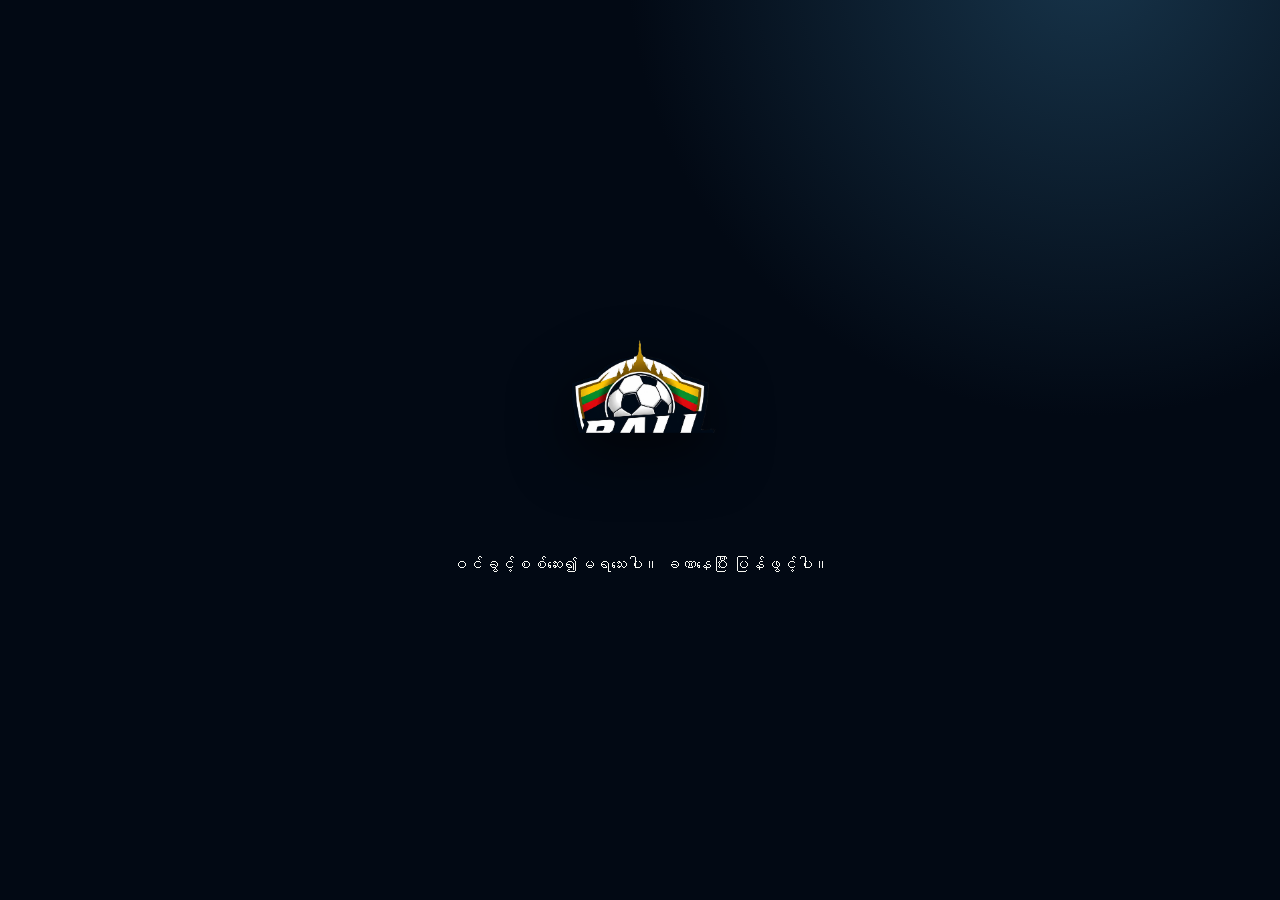
<file: index.html>
<!doctype html>
<html lang="my">
  <head>
    <meta charset="UTF-8" />
    <meta name="viewport" content="width=device-width, initial-scale=1" />
    <meta name="theme-color" content="#020914" />
    <title>Ball General Myanmar — Match Centre</title>
    <meta name="description" content="Live football fixtures and scores for Ball General Myanmar." />
    <link rel="icon" type="image/png" href="./assets/ball-general-logo.png" />
    <link rel="stylesheet" href="./styles.css" />
  </head>
  <body>
    <section id="access-gate" class="access-gate" aria-live="polite">
      <img src="./assets/ball-general-logo.png" alt="Ball General Myanmar" />
      <div id="gate-loading">Telegram account စစ်ဆေးနေပါတယ်…</div>
      <div id="gate-locked" hidden>
        <h1>Member ဝင်ခွင့်လိုအပ်ပါတယ်</h1>
        <p id="payment-text">KPay ဖြင့်ငွေလွှဲပြီး slip ကို Bot သို့ပို့ပါ။</p>
        <button id="close-mini-app" type="button">Telegram Bot သို့ပြန်မယ်</button>
      </div>
    </section>
    <div id="app-shell" hidden>
    <header class="topbar">
      <a class="brand" href="./" aria-label="Ball General Myanmar home">
        <img class="brand-logo" src="./assets/ball-general-logo.png" alt="" />
        <span><strong>BALL GENERAL</strong><small>MYANMAR</small></span>
      </a>
      <div class="live-clock"><span id="provider-dot"></span><span id="provider-state">Demo mode</span><span class="clock-separator">•</span><span id="clock">Myanmar time</span></div>
    </header>

    <main>
      <section class="intro">
        <div>
          <p class="eyebrow">BALL GENERAL TV</p>
          <h1>ဒီနေ့ ဘောလုံးပွဲများ</h1>
        </div>
        <div class="summary" aria-live="polite">
          <span><strong id="total-count">—</strong> ပွဲ</span>
          <span><strong id="live-count">—</strong> တိုက်ရိုက်</span>
        </div>
      </section>

      <section class="match-panel" aria-label="Football matches">
        <div class="controls">
          <label class="search-box"><span aria-hidden="true">⌕</span><input id="match-search" type="search" placeholder="အသင်း သို့ League ရှာရန်" autocomplete="off" /></label>
          <div class="tabs" role="tablist" aria-label="Match status">
            <button class="tab active" data-filter="all" role="tab" aria-selected="true">အားလုံး</button>
            <button class="tab" data-filter="live" role="tab" aria-selected="false">တိုက်ရိုက်</button>
            <button class="tab" data-filter="available" role="tab" aria-selected="false">ကြည့်လို့ရ</button>
            <button class="tab" data-filter="upcoming" role="tab" aria-selected="false">မကြာမီ</button>
            <button class="tab" data-filter="finished" role="tab" aria-selected="false">ပြီးဆုံး</button>
          </div>
          <div class="control-actions">
            <label class="league-select"><span class="sr-only">League ရွေးရန်</span><select id="league-filter"><option value="all">League အားလုံး</option></select></label>
            <button id="refresh" class="refresh" type="button" aria-label="ပွဲစာရင်းအသစ်ပြန်ယူရန်">↻ <span>ပြန်စစ်မယ်</span></button>
          </div>
        </div>

        <div id="notice" class="notice">ပွဲစာရင်း ရယူနေပါတယ်…</div>
        <div id="matches" class="matches" aria-live="polite"></div>
      </section>
    </main>

    <div id="player-modal" class="modal" hidden>
      <button class="modal-backdrop" data-close-player aria-label="Close video player"></button>
      <section class="player-dialog" role="dialog" aria-modal="true" aria-labelledby="player-title">
        <div class="player-top">
          <div><p id="player-league">LIVE</p><h2 id="player-title">Match stream</h2></div>
          <button class="close" data-close-player aria-label="Close video player">×</button>
        </div>
        <div id="player-stage" class="player-stage"><div class="player-message">Preparing official stream…</div></div>
      </section>
    </div>

    <footer>
      <span>Ball General Myanmar</span>
      <span>တရားဝင်ခွင့်ပြုထားသော stream များသာ</span>
    </footer>
    </div>
    <script src="https://telegram.org/js/telegram-web-app.js"></script>
    <script src="./app.js"></script>
  </body>
</html>
</file>
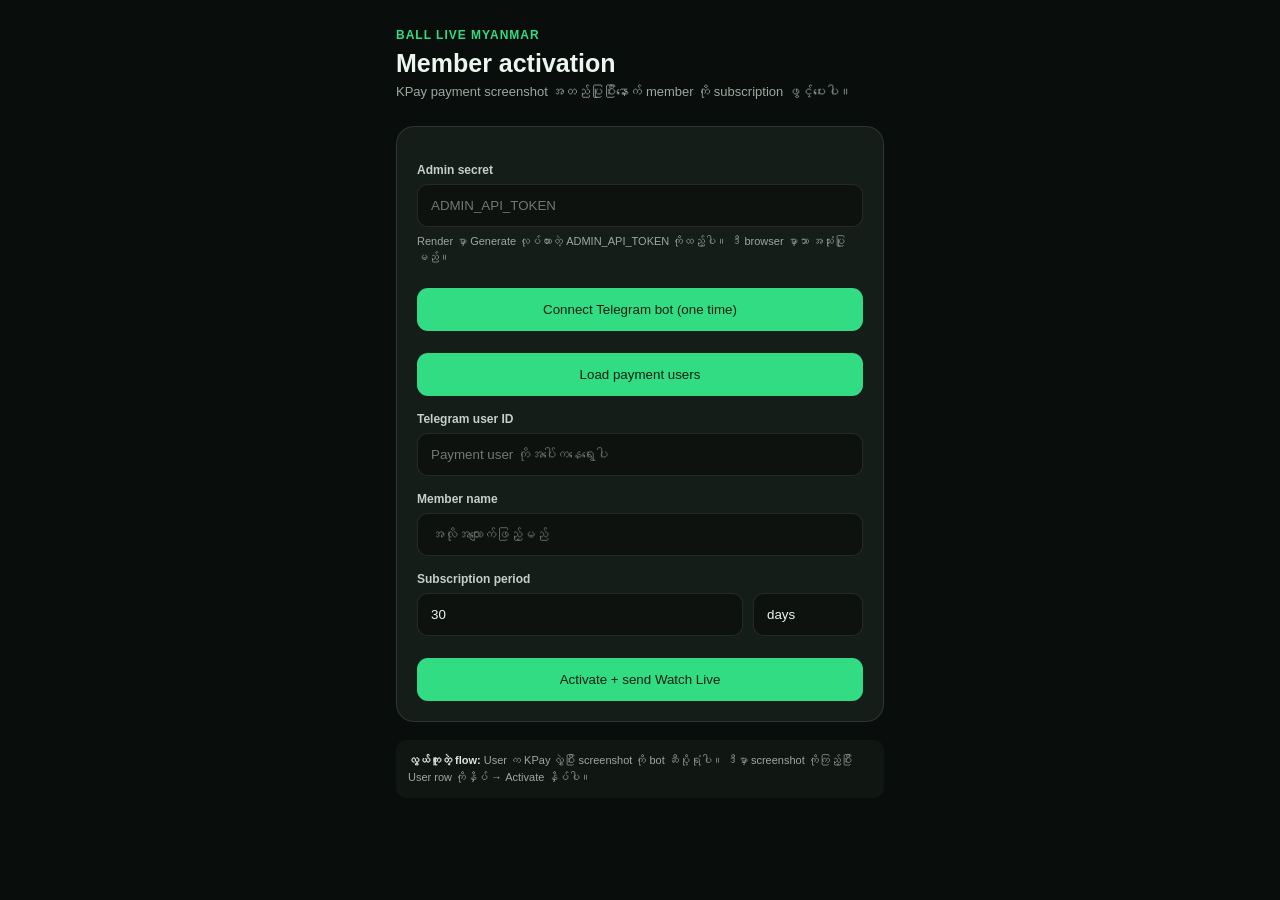
<file: admin.html>
<!DOCTYPE html>
<html lang="my">
<head>
  <meta charset="UTF-8"><meta name="viewport" content="width=device-width,initial-scale=1">
  <title>BGM Admin</title>
  <style>
    :root{--green:#31dc82;--ink:#edf5ef;--muted:#99a99f;--panel:#151d19;--line:rgba(255,255,255,.1)}*{box-sizing:border-box}body{margin:0;min-height:100vh;background:#090d0b;color:var(--ink);font-family:"Segoe UI",Arial,sans-serif}.wrap{max-width:520px;margin:auto;padding:28px 16px}.brand{color:var(--green);font-size:12px;font-weight:900;letter-spacing:1px}.title{margin:7px 0 4px;font-size:25px}.sub{margin:0;color:var(--muted);font-size:13px;line-height:1.55}.card{margin-top:24px;padding:20px;border:1px solid var(--line);border-radius:18px;background:var(--panel)}label{display:block;margin:16px 0 7px;color:#c4d0c8;font-size:12px;font-weight:700}input{width:100%;padding:13px;border:1px solid var(--line);border-radius:10px;outline:none;background:#0d120f;color:var(--ink);font:14px inherit}input:focus{border-color:var(--green)}.hint{margin:7px 0 0;color:var(--muted);font-size:11px;line-height:1.45}.row{display:grid;grid-template-columns:1fr 110px;gap:10px}.btn{width:100%;margin-top:22px;padding:14px;border:0;border-radius:11px;background:var(--green);color:#052012;font:900 14px inherit;cursor:pointer}.btn:disabled{opacity:.65}.status{display:none;margin-top:15px;padding:12px;border-radius:10px;font-size:13px;line-height:1.45}.status.ok{display:block;background:rgba(49,220,130,.12);color:#b9f4d2}.status.bad{display:block;background:rgba(255,67,90,.12);color:#ffbdc8}.note{margin-top:18px;padding:12px;border-radius:10px;background:#101713;color:var(--muted);font-size:11px;line-height:1.55}.note b{color:#dbe7de}</style>
</head>
<body><main class="wrap"><div class="brand">BALL LIVE MYANMAR</div><h1 class="title">Member activation</h1><p class="sub">KPay payment screenshot အတည်ပြုပြီးနောက် member ကို subscription ဖွင့်ပေးပါ။</p><section class="card"><form id="activate-form"><label for="admin-token">Admin secret</label><input id="admin-token" type="password" autocomplete="current-password" required placeholder="ADMIN_API_TOKEN"><p class="hint">Render မှာ Generate လုပ်ထားတဲ့ ADMIN_API_TOKEN ကိုထည့်ပါ။ ဒီ browser မှာသာ အသုံးပြုမည်။</p><button class="btn" id="connect-bot" type="button">Connect Telegram bot (one time)</button><button class="btn" id="load-users" type="button">Load payment users</button><div id="users" style="margin-top:12px"></div><label for="telegram-id">Telegram user ID</label><input id="telegram-id" inputmode="numeric" required placeholder="Payment user ကိုအပေါ်ကနေရွေးပါ"><label for="display-name">Member name</label><input id="display-name" placeholder="အလိုအလျောက်ဖြည့်မည်"><label>Subscription period</label><div class="row"><input id="days" type="number" min="1" max="366" value="30" required><input value="days" disabled></div><button class="btn" id="activate" type="submit">Activate + send Watch Live</button></form><div class="status" id="status"></div></section><p class="note"><b>လွယ်ကူတဲ့ flow:</b> User က KPay လွှဲပြီး screenshot ကို bot ဆီပို့ရုံပါ။ ဒီမှာ screenshot ကိုကြည့်ပြီး User row ကိုနှိပ် → Activate နှိပ်ပါ။</p></main><script>const form=document.getElementById('activate-form'),status=document.getElementById('status'),button=document.getElementById('activate'),token=document.getElementById('admin-token'),users=document.getElementById('users');function show(message,ok){status.className='status '+(ok?'ok':'bad');status.textContent=message}function headers(){return{'Content-Type':'application/json','Authorization':'Bearer '+token.value}}function esc(v){const e=document.createElement('span');e.textContent=v||'';return e.innerHTML}document.getElementById('connect-bot').onclick=async()=>{try{const response=await fetch('/api/admin/telegram/webhook',{method:'POST',headers:headers()});const data=await response.json();if(!response.ok)throw Error(data.error||'Connection failed');show('Bot connected.',true)}catch(error){show(error.message,false)}};document.getElementById('load-users').onclick=async()=>{try{const response=await fetch('/api/admin/payment-requests',{headers:headers()});const data=await response.json();if(!response.ok)throw Error(data.error||'Could not load users');users.innerHTML=data.length?data.map((u,i)=>`<div style="margin-top:10px;padding:12px;border:1px solid #284236;border-radius:12px"><b>${esc(u.display_name||'Telegram user')}</b> · ${esc(u.telegram_user_id)}<br><small>${u.message_type==='photo'?'📷 KPay screenshot':u.message_type==='document'?'📎 File':'💬 '+esc(u.latest_message||'')}</small>${u.file_id?`<br><button type="button" class="btn view" data-i="${i}" style="margin-top:8px">Screenshot ကြည့်မည်</button>`:''}<button type="button" class="btn pick" data-i="${i}" style="margin-top:8px">ဒီ User ကို Activate</button></div>`).join(''):'<p class="hint">Payment user မရှိသေးပါ။</p>';document.querySelectorAll('.pick').forEach(b=>b.onclick=()=>{const u=data[b.dataset.i];document.getElementById('telegram-id').value=u.telegram_user_id;document.getElementById('display-name').value=u.display_name;show('User ရွေးပြီးပါပြီ။ Screenshot စစ်ပြီး Activate နှိပ်ပါ။',true)});document.querySelectorAll('.view').forEach(b=>b.onclick=()=>{const u=data[b.dataset.i];fetch('/api/admin/payment-requests/'+encodeURIComponent(u.telegram_user_id)+'/photo?fileId='+encodeURIComponent(u.file_id),{headers:headers()}).then(r=>{if(!r.ok)throw Error('Screenshot မဖွင့်နိုင်ပါ');return r.blob()}).then(blob=>window.open(URL.createObjectURL(blob),'_blank')).catch(e=>show(e.message,false))})}catch(error){show(error.message,false)}};form.onsubmit=async event=>{event.preventDefault();button.disabled=true;button.textContent='Activating…';try{const response=await fetch('/api/admin/members/activate',{method:'POST',headers:headers(),body:JSON.stringify({telegramUserId:document.getElementById('telegram-id').value.trim(),displayName:document.getElementById('display-name').value.trim(),days:Number(document.getElementById('days').value)})});const data=await response.json();if(!response.ok)throw Error(data.error||'Activation failed');show('Activated! '+data.delivery,true);document.getElementById('telegram-id').value='';document.getElementById('display-name').value=''}catch(error){show(error.message||'Activation failed',false)}finally{button.disabled=false;button.textContent='Activate + send Watch Live'}}</script></body></html>
</file>
<file: styles.css>
:root {
  color-scheme: dark;
  --bg: #020914;
  --panel: #071321;
  --line: #26344a;
  --text: #f7f7f2;
  --muted: #a5afbd;
  --lime: #f2c230;
  --orange: #e8202f;
  font-family: Inter, ui-sans-serif, system-ui, -apple-system, BlinkMacSystemFont, "Segoe UI", sans-serif;
}

* { box-sizing: border-box; }
body { margin: 0; min-height: 100vh; background: radial-gradient(circle at 85% -5%, #17344a 0, transparent 32%), var(--bg); color: var(--text); }
button, a { font: inherit; }
.access-gate { min-height: 100vh; display: grid; place-content: center; justify-items: center; gap: 18px; padding: 28px; text-align: center; }
.access-gate[hidden] { display: none; }
.access-gate img { width: min(210px, 52vw); height: auto; filter: drop-shadow(0 18px 30px #000a); }
.access-gate h1 { font-size: clamp(24px, 6vw, 38px); }
.access-gate p { max-width: 420px; color: var(--muted); line-height: 1.7; }
.access-gate button { min-height: 48px; padding: 12px 20px; border: 0; border-radius: 999px; background: var(--lime); color: #071321; font-weight: 800; cursor: pointer; }
.topbar { height: 82px; padding: 0 clamp(20px, 5vw, 72px); display: flex; align-items: center; justify-content: space-between; border-bottom: 1px solid var(--line); }
.brand { color: inherit; text-decoration: none; display: flex; align-items: center; gap: 12px; }
.brand-logo { width: 62px; height: 62px; object-fit: contain; filter: drop-shadow(0 7px 14px #0009); }
.brand strong, .brand small { display: block; line-height: 1.02; letter-spacing: .08em; }
.brand small { margin-top: 5px; color: var(--muted); font-size: 11px; }
.live-clock { display: flex; align-items: center; gap: 9px; color: var(--muted); font-size: 14px; }
.live-clock > span:first-child { width: 8px; height: 8px; border-radius: 50%; background: #707b8a; box-shadow: 0 0 0 5px #ffffff10; }
.live-clock.connected > span:first-child { background: #00a651; box-shadow: 0 0 0 5px #00a65120; }
.clock-separator { color: #536072; }
main { width: min(1180px, calc(100% - 40px)); margin: 0 auto; }
.intro { padding: 38px 0 26px; display: flex; align-items: end; justify-content: space-between; gap: 40px; }
.eyebrow { margin: 0 0 12px; color: var(--lime); font-size: 13px; font-weight: 800; letter-spacing: .18em; }
h1 { margin: 0; font-size: clamp(30px, 4.5vw, 50px); line-height: 1.2; letter-spacing: -.035em; }
h1 em { color: var(--lime); font-style: normal; }
.summary { display: flex; gap: 28px; padding-bottom: 7px; color: var(--muted); font-size: 14px; white-space: nowrap; }
.summary strong { color: var(--text); font-size: 23px; margin-right: 5px; }
.match-panel { border-top: 1px solid var(--line); }
.controls { position: sticky; top: 0; z-index: 8; min-height: 78px; display: grid; grid-template-columns: minmax(220px, 1fr) auto auto; align-items: center; gap: 12px; background: #020914ea; backdrop-filter: blur(14px); }
.search-box { height: 40px; display: flex; align-items: center; gap: 8px; padding: 0 12px; border: 1px solid var(--line); border-radius: 11px; background: #071321; color: var(--muted); }
.search-box:focus-within { border-color: #b89522; box-shadow: 0 0 0 3px #f2c23014; }
.search-box input { width: 100%; border: 0; outline: 0; color: var(--text); background: transparent; font-size: 15px; }
.search-box input::placeholder { color: #778394; }
.control-actions { display: flex; align-items: center; gap: 8px; }
.league-select select { min-width: 190px; max-width: 280px; padding: 10px 34px 10px 14px; border: 1px solid var(--line); border-radius: 999px; color: var(--text); background: #071321; cursor: pointer; }
.sr-only { position: absolute; width: 1px; height: 1px; padding: 0; margin: -1px; overflow: hidden; clip: rect(0, 0, 0, 0); white-space: nowrap; border: 0; }
.tabs { display: flex; gap: 5px; overflow-x: auto; }
.tab, .refresh { min-height: 40px; color: var(--muted); background: transparent; border: 1px solid transparent; border-radius: 999px; padding: 8px 12px; font-size: 14px; line-height: 1.35; white-space: nowrap; cursor: pointer; }
.tab:hover, .refresh:hover { color: var(--text); border-color: var(--line); }
.tab.active { background: var(--lime); color: #071321; font-weight: 750; }
.refresh { border-color: var(--line); }
.notice { padding: 42px 0; color: var(--muted); }
.matches { display: grid; grid-template-columns: repeat(2, minmax(0, 1fr)); gap: 12px; }
.league-group { grid-column: 1 / -1; display: grid; grid-template-columns: repeat(2, minmax(0, 1fr)); gap: 12px; margin-bottom: 22px; }
.league-title { grid-column: 1 / -1; display: flex; align-items: center; gap: 12px; margin: 20px 0 2px; font-size: 18px; letter-spacing: -.02em; }
.league-title::after { content: ""; height: 1px; flex: 1; background: var(--line); }
.league-title span { color: var(--muted); font-size: 13px; font-weight: 500; }
.match { position: relative; overflow: hidden; min-height: 216px; padding: 22px; border: 1px solid var(--line); background: linear-gradient(145deg, #0a1929, #050e19); border-radius: 18px; transition: border-color .2s ease, transform .2s ease; }
.match:hover { border-color: #75652e; transform: translateY(-2px); }
.match::after { content: attr(data-index); position: absolute; right: -4px; bottom: -26px; font-size: 96px; font-weight: 900; color: #ffffff07; }
.match-head { display: flex; justify-content: space-between; gap: 16px; color: var(--muted); font-size: 13px; }
.match-head strong { color: var(--text); font-size: 12px; letter-spacing: .06em; text-transform: uppercase; overflow: hidden; text-overflow: ellipsis; white-space: nowrap; }
.status { color: var(--muted); }
.status.live { color: var(--orange); font-weight: 800; }
.availability { display: inline-flex; align-items: center; gap: 6px; margin-top: 12px; color: var(--muted); font-size: 12px; font-weight: 800; letter-spacing: .06em; }
.availability::before { content: ""; width: 7px; height: 7px; border-radius: 50%; background: #6f7a89; }
.availability.yes { color: #16b866; }
.availability.yes::before { background: #00a651; box-shadow: 0 0 0 4px #00a65120; }
.availability.no { color: #f06a74; }
.availability.no::before { background: var(--orange); }
.teams { margin-top: 25px; display: grid; grid-template-columns: 1fr auto 1fr; align-items: center; gap: 12px; }
.team { display: flex; align-items: center; gap: 11px; min-width: 0; font-weight: 720; }
.team.away { flex-direction: row-reverse; text-align: right; }
.team img { width: 42px; height: 42px; border-radius: 50%; object-fit: contain; background: #fff; padding: 4px; flex: 0 0 auto; }
.team span { overflow: hidden; text-overflow: ellipsis; }
.score { min-width: 70px; text-align: center; }
.score strong { display: block; font-size: 22px; letter-spacing: -.03em; }
.score small { color: var(--muted); font-size: 12px; }
.watch { position: relative; z-index: 1; width: 100%; min-height: 46px; margin-top: 24px; padding: 11px 16px; border: 1px solid #384960; border-radius: 11px; background: #101e30; color: var(--text); font-weight: 750; cursor: pointer; }
.watch:hover { background: var(--lime); color: #071321; border-color: var(--lime); }
.watch:disabled { cursor: not-allowed; color: #748093; background: #0a1421; border-color: var(--line); }
.empty { grid-column: 1 / -1; padding: 70px 20px; text-align: center; color: var(--muted); border: 1px dashed var(--line); border-radius: 18px; }
.modal[hidden] { display: none; }
.modal { position: fixed; inset: 0; z-index: 20; display: grid; place-items: center; padding: 20px; }
.modal-backdrop { position: absolute; inset: 0; border: 0; background: #01050cdf; backdrop-filter: blur(12px); }
.player-dialog { position: relative; width: min(1000px, 100%); overflow: hidden; border: 1px solid #384960; border-radius: 22px; background: #050d18; box-shadow: 0 30px 100px #000; }
.player-top { padding: 18px 20px; display: flex; align-items: center; justify-content: space-between; }
.player-top p { margin: 0 0 3px; color: var(--lime); font-size: 12px; font-weight: 800; letter-spacing: .14em; }
.player-top h2 { margin: 0; font-size: 20px; }
.close { width: 42px; height: 42px; border-radius: 50%; border: 1px solid var(--line); color: var(--text); background: transparent; font-size: 26px; cursor: pointer; }
.player-stage { aspect-ratio: 16 / 9; display: grid; place-items: center; background: #01040a; }
.player-stage video, .player-stage iframe { width: 100%; height: 100%; border: 0; }
.player-message { max-width: 480px; padding: 24px; text-align: center; color: var(--muted); line-height: 1.6; }
footer { width: min(1180px, calc(100% - 40px)); margin: 70px auto 0; padding: 24px 0 40px; border-top: 1px solid var(--line); display: flex; justify-content: space-between; color: var(--muted); font-size: 13px; }
.admin-page { min-height: 100vh; display: grid; place-content: center; justify-items: center; gap: 20px; padding: 24px; }
.admin-logo { width: 120px; height: 120px; object-fit: contain; }
.admin-card { width: min(460px, calc(100vw - 40px)); padding: 28px; border: 1px solid var(--line); border-radius: 20px; background: var(--panel); }
.admin-card form { display: grid; gap: 16px; margin-top: 26px; }
.admin-card label { display: grid; gap: 8px; color: var(--muted); font-size: 14px; }
.admin-card input { min-height: 46px; padding: 10px 12px; border: 1px solid var(--line); border-radius: 10px; background: var(--bg); color: var(--text); font: inherit; }
.admin-result { min-height: 24px; color: var(--muted); line-height: 1.6; }
@media (max-width: 1100px) {
  .controls { grid-template-columns: minmax(220px, 1fr) auto; padding: 12px 0; }
  .search-box { grid-column: 1 / -1; }
  .tabs { min-width: 0; }
  .control-actions { justify-self: end; }
}
@media (max-width: 760px) {
  .topbar { height: 72px; }
  .brand-logo { width: 52px; height: 52px; }
  .live-clock { display: none; }
  .intro { padding-top: 42px; display: block; }
  .summary { margin-top: 28px; }
  .controls { top: 0; grid-template-columns: 1fr; align-items: stretch; padding: 14px 0; }
  .tabs { order: 2; }
  .tab, .refresh { min-height: 38px; padding: 7px 11px; font-size: 13px; }
  .control-actions { order: 3; }
  .control-actions { width: 100%; }
  .league-select { flex: 1; }
  .league-select select { width: 100%; max-width: none; }
  .refresh span { display: none; }
  .matches { grid-template-columns: 1fr; }
  .league-group { grid-template-columns: 1fr; }
  .team { display: grid; justify-items: center; text-align: center; font-size: 14px; }
  .team.away { display: grid; text-align: center; }
  footer { display: block; line-height: 2; }
}
</file>
